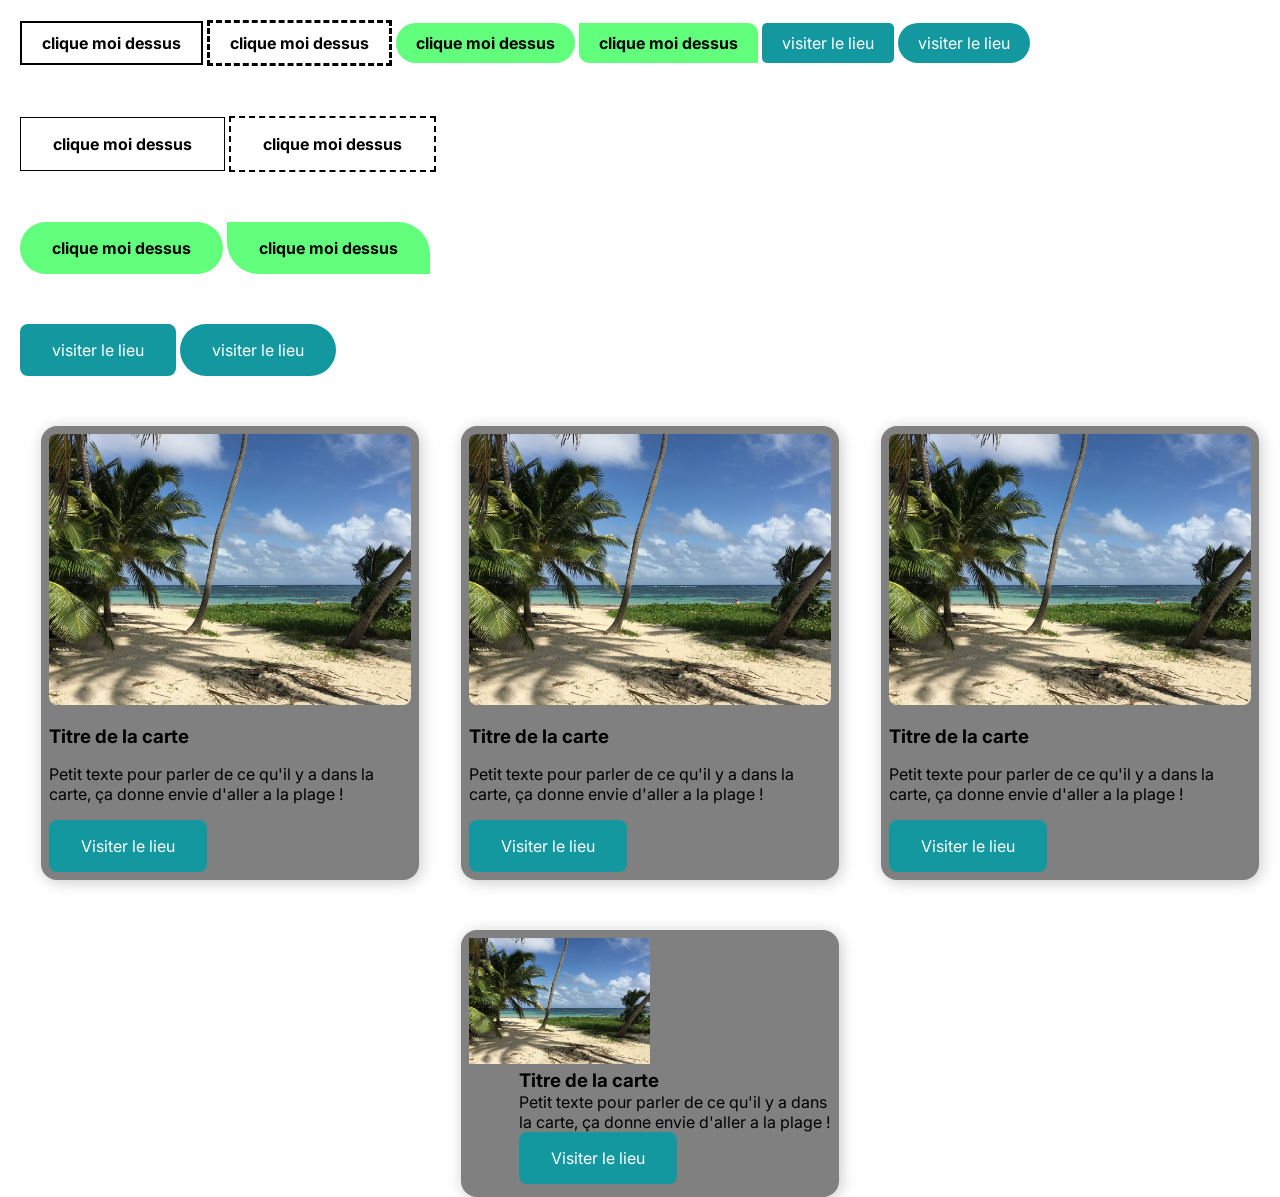
<file: composant.html>
<!DOCTYPE html>
<html lang="en">

<head>
    <meta charset="UTF-8">
    <meta name="viewport" content="width=device-width, initial-scale=1.0">
    <title>Document</title>
    <link rel="stylesheet" href="style-composant.css">
</head>

<body>
    <a href="" class="btn border padding black">clique moi dessus</a>
    <a href="" class="btn dashed padding black">clique moi dessus</a>
    <a href="" class="btn radius padding black bg-green">clique moi dessus</a>
    <a href="" class="btn radius-0px-10px padding black bg-green">clique moi dessus</a>
    <a href="" class="btn radius-5px bg-blue padding white">visiter le lieu</a>
    <a href="" class="btn bg-blue radius padding white">visiter le lieu</a>

    <section class="margin-top-50">
        <a href="" class="btne bolde blacke border-solid-black">clique moi dessus</a>
        <a href="" class="btne bolde blacke border-dashed-black">clique moi dessus</a>
    </section>

    <section class="margin-top-50">
        <a href="" class="btne bolde blacke fond-vert gellule">clique moi dessus</a>
        <a href="" class="btne bolde blacke fond-vert radius-0-32">clique moi dessus</a>
    </section>

    <section class="margin-top-50">
        <a href="" class="btne fond-bleu whites radius-8">visiter le lieu</a>
        <a href="" class="btne fond-bleu whites gellule">visiter le lieu</a>
    </section>


    <section class="flex space-around">

        <!-- card 1 -->

        <div class="margin-top-50 bg-grey width-30 padding-8 card">
            <img src="asset/img.jpg" alt="voyage" class="img-width radius-8">

            <h3 class="mt-16">Titre de la carte</h3>

            <p class="mt-16">Petit texte pour parler de ce qu'il y a dans la carte, ça donne envie d'aller a la plage !
            </p>

            <a href="" class="btne fond-bleu whites radius-8 mt-16">Visiter le lieu</a>
        </div>

        <div class="margin-top-50 bg-grey width-30 padding-8 card">
            <img src="asset/img.jpg" alt="voyage" class="img-width radius-8">

            <h3 class="mt-16">Titre de la carte</h3>

            <p class="mt-16">Petit texte pour parler de ce qu'il y a dans la carte, ça donne envie d'aller a la plage !
            </p>

            <a href="" class="btne fond-bleu whites radius-8 mt-16">Visiter le lieu</a>
        </div>

        <div class="margin-top-50 bg-grey width-30 padding-8 card">
            <img src="asset/img.jpg" alt="voyage" class="img-width radius-8">

            <h3 class="mt-16">Titre de la carte</h3>

            <p class="mt-16">Petit texte pour parler de ce qu'il y a dans la carte, ça donne envie d'aller a la plage !
            </p>

            <a href="" class="btne fond-bleu whites radius-8 mt-16">Visiter le lieu</a>
        </div>

        <!-- card 2-->

        <div class="margin-top-50 flex bg-grey card">
            <img src="asset/img.jpg" alt="voyage" class="img-height">

            <div class="margin-left-50">
                <h3>Titre de la carte</h3>

                <p>Petit texte pour parler de ce qu'il y a dans la carte, ça donne envie d'aller a la plage !</p>

                <a href="" class="btne fond-bleu whites radius-8">Visiter le lieu</a>
            </div>
        </div>
    </section>
</body>

</html>
</file>
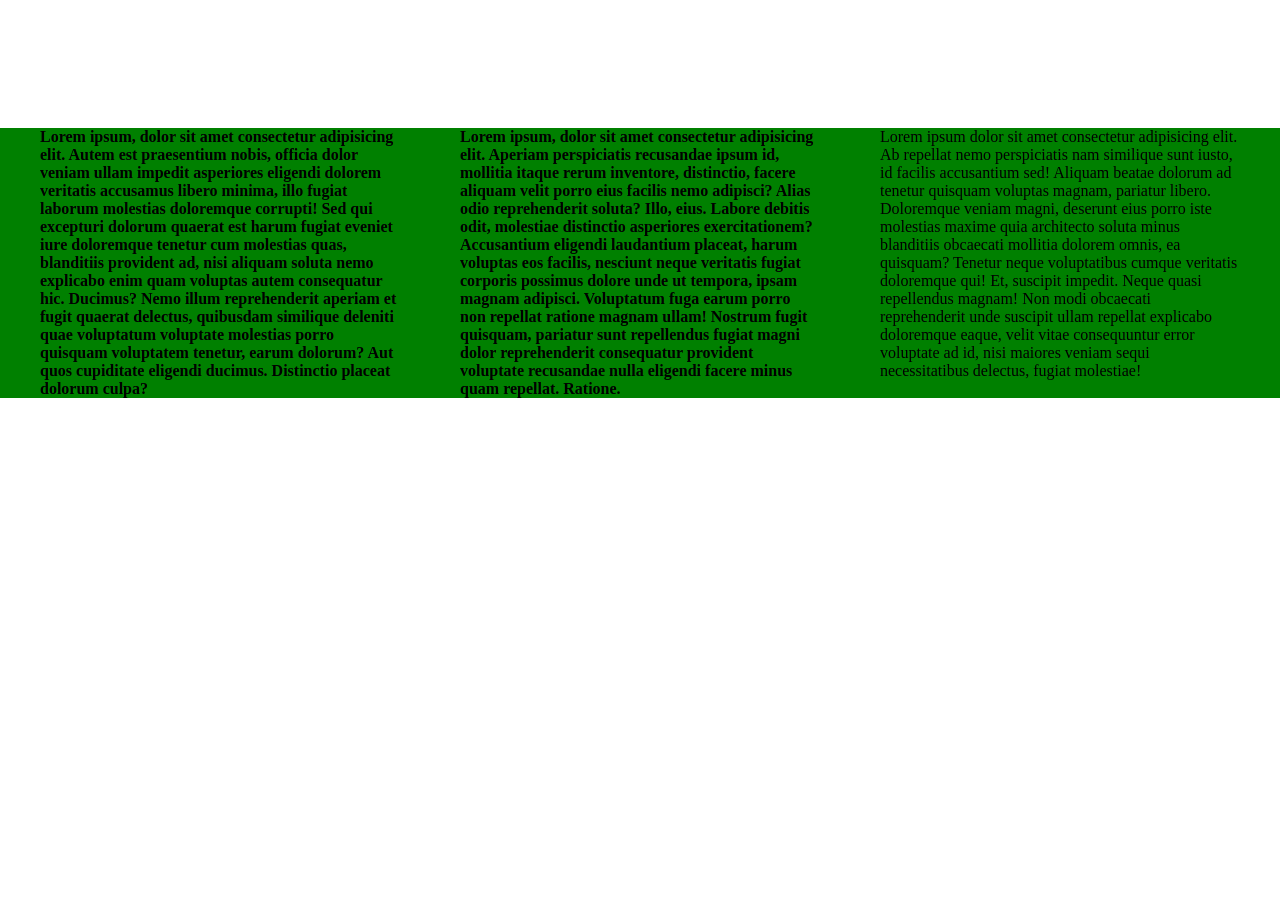
<file: framework.html>
<!DOCTYPE html>
<html lang="en">

<head>
    <meta charset="UTF-8">
    <meta name="viewport" content="width=device-width, initial-scale=1.0">
    <title>Mon framework</title>
    <link rel="stylesheet" href="style-framework.css">
</head>

<body>

    <section class="bg-green">

        <div class="flex space-between mt-128 container-1200">

            <p class="w-30 bold">Lorem ipsum, dolor sit amet consectetur adipisicing elit. Autem est praesentium nobis,
                officia dolor veniam ullam impedit asperiores eligendi dolorem veritatis accusamus libero minima, illo
                fugiat laborum molestias doloremque corrupti!
                Sed qui excepturi dolorum quaerat est harum fugiat eveniet iure doloremque tenetur cum molestias quas,
                blanditiis provident ad, nisi aliquam soluta nemo explicabo enim quam voluptas autem consequatur hic.
                Ducimus?
                Nemo illum reprehenderit aperiam et fugit quaerat delectus, quibusdam similique deleniti quae voluptatum
                voluptate molestias porro quisquam voluptatem tenetur, earum dolorum? Aut quos cupiditate eligendi
                ducimus. Distinctio placeat dolorum culpa?</p>

            <p class="w-30 bold">Lorem ipsum, dolor sit amet consectetur adipisicing elit. Aperiam perspiciatis
                recusandae ipsum id, mollitia itaque rerum inventore, distinctio, facere aliquam velit porro eius
                facilis nemo adipisci? Alias odio reprehenderit soluta?
                Illo, eius. Labore debitis odit, molestiae distinctio asperiores exercitationem? Accusantium eligendi
                laudantium placeat, harum voluptas eos facilis, nesciunt neque veritatis fugiat corporis possimus dolore
                unde ut tempora, ipsam magnam adipisci.
                Voluptatum fuga earum porro non repellat ratione magnam ullam! Nostrum fugit quisquam, pariatur sunt
                repellendus fugiat magni dolor reprehenderit consequatur provident voluptate recusandae nulla eligendi
                facere minus quam repellat. Ratione.</p>

            <p class="w-30">Lorem ipsum dolor sit amet consectetur adipisicing elit. Ab repellat nemo perspiciatis nam
                similique sunt iusto, id facilis accusantium sed! Aliquam beatae dolorum ad tenetur quisquam voluptas
                magnam, pariatur libero.
                Doloremque veniam magni, deserunt eius porro iste molestias maxime quia architecto soluta minus
                blanditiis obcaecati mollitia dolorem omnis, ea quisquam? Tenetur neque voluptatibus cumque veritatis
                doloremque qui! Et, suscipit impedit.
                Neque quasi repellendus magnam! Non modi obcaecati reprehenderit unde suscipit ullam repellat explicabo
                doloremque eaque, velit vitae consequuntur error voluptate ad id, nisi maiores veniam sequi
                necessitatibus delectus, fugiat molestiae!</p>


    </section>

    </div>

</body>

</html>
</file>
<file: style-composant.css>
@import url('https://fonts.googleapis.com/css2?family=Inter:ital,opsz,wght@0,14..32,100..900;1,14..32,100..900&display=swap');

*{
    margin: 0;
    padding: 0;
    box-sizing: border-box;
}
body{
    margin-top: 20px;
    margin-left: 20px;
    font-family: "Inter", sans-serif;
}
.btn{
    display: inline-block;
}

.border{
    border: 2px solid black;
}

.padding{
    padding: 10px 20px;
}

.black{
    color:black;
    font-weight: bold;
}

.dashed{
    border: dashed;
}

.radius{
    border-radius: 20px;
}

.radius-5px{
    border-radius: 5px;
}

.radius-0px-10px{
    border-radius: 0px 10px 0 10px;
}

.bg-green{
    background-color: #61FF7B;
}

.bg-blue {
    background-color: #1398A0;
}

.white{
    color: white;
}

a{
    text-decoration: none;
}


.btne{
    font-family: "Inter", sans-serif;
    display: inline-block;
    padding: 16px 32px;
    text-decoration: none;
}

.bolde{
    font-weight: 700;
}

.blacke{
    color: black;
}

.whites {
    color: white;
}

.fond-vert {
  background-color: #61FF7B;  
}

.fond-bleu {
    background-color: #1398A0;
}

.gellule {
    border-radius: 400px;
}

.radius-8 {
    border-radius: 8px;
}

.radius-0-32 {
    border-radius: 0px 32px;
}

.border-solid-black{
    border: solid black 1px;
}

.border-dashed-black {
    border: dashed 2px black;
}


.card{
    width: 30%;
    padding: 8px;
    background-color: grey;
    border-radius: 16px;
    font-family: "Inter", sans-serif;
    box-shadow: 2px 2px 15px rgb(201,201,201);
}

.width-30 {
    width: 30%;
}

.img-width {
    width: 100%;
}

.padding-8 {
    padding: 8px;
}

.mt-16{
    margin-top: 16px;
}

.img-height {
    width: 50%;
    height: 50%;
}

.margin-top-50 {
    margin-top: 50px;
}

.radius-8{
    border-radius: 8px;
}

.bg-grey {
    background-color: grey;
}

.margin-left-50 {
    margin-left: 50px;
}

.flex {
    display: flex;
    flex-wrap: wrap;
}

.space-around {
    justify-content: space-around;
}
</file>
<file: style-framework.css>
/* RESET */
*{
    margin: 0; /* pas de padding par défaut*/
    padding: 0; /* pas de marges par défaut */
    box-sizing: border-box; /* Ne change pas la taille de la boite si j'ajoute des padding ou des borders, je garde le controle de ma boite */
}

/* TEXTE */

.decoration-none{
    text-decoration: none; /* retirer la ligne sous le texte */
}

.list-type-none{
    list-style-type: none; /* reirer les puces des listes */
    list-style: none;
}

.bold{
    font-weight: 800; /* mettre en gras */
}

.text-center{
    text-align:center; /* centrer le texte */
}

.uppercase{
    text-transform: uppercase; /* mettre en majuscule, lowercase pour miniscule */
}


/* LARGEURS */

.w-100{
    width: 100%; /* peut s'appeler w-12 */
}

.w-50{
    width: 50%; /* peut s'appeler w-6 */
}

.w-48{
    width: 48%; 
}

.w-30{
    width: 30%;
}

.w-25{
    width: 25%; 
}

.w-20{
    width: 20%;
}

/* FLEXBOX */

.flex{
    display: flex;
    flex-wrap: wrap;
}

.space-between{
    justify-content: space-between;
}

.align-center{
    align-items: center;
}

.justify-content{
    justify-content: center;
}

.gap-8{
    gap: 8px;
}

.gap-16{
    gap: 16px;
}

.gap-32{
    gap: 32px;
}

/* Margin et padding */

.mt-16{
    margin-top: 16px;
}

.mb-16{
    margin-bottom: 16px;
}

.mt-32{
    margin-top: 32px;
}

.mb-32{
    margin-bottom: 32px;
}

.mt-128{
    margin-top: 128px;
}

.pt-16{
    padding-top: 16px;
}

.pb-16{
    padding-bottom: 16px;
}

.pt-128{
    padding-top: 128px;
}

.container-1200{
    max-width: 1200px;
    width: 100%;
    margin-left: auto;
    margin-right: auto;
}

.bg-green{
    background-color: green;
}
</file>
